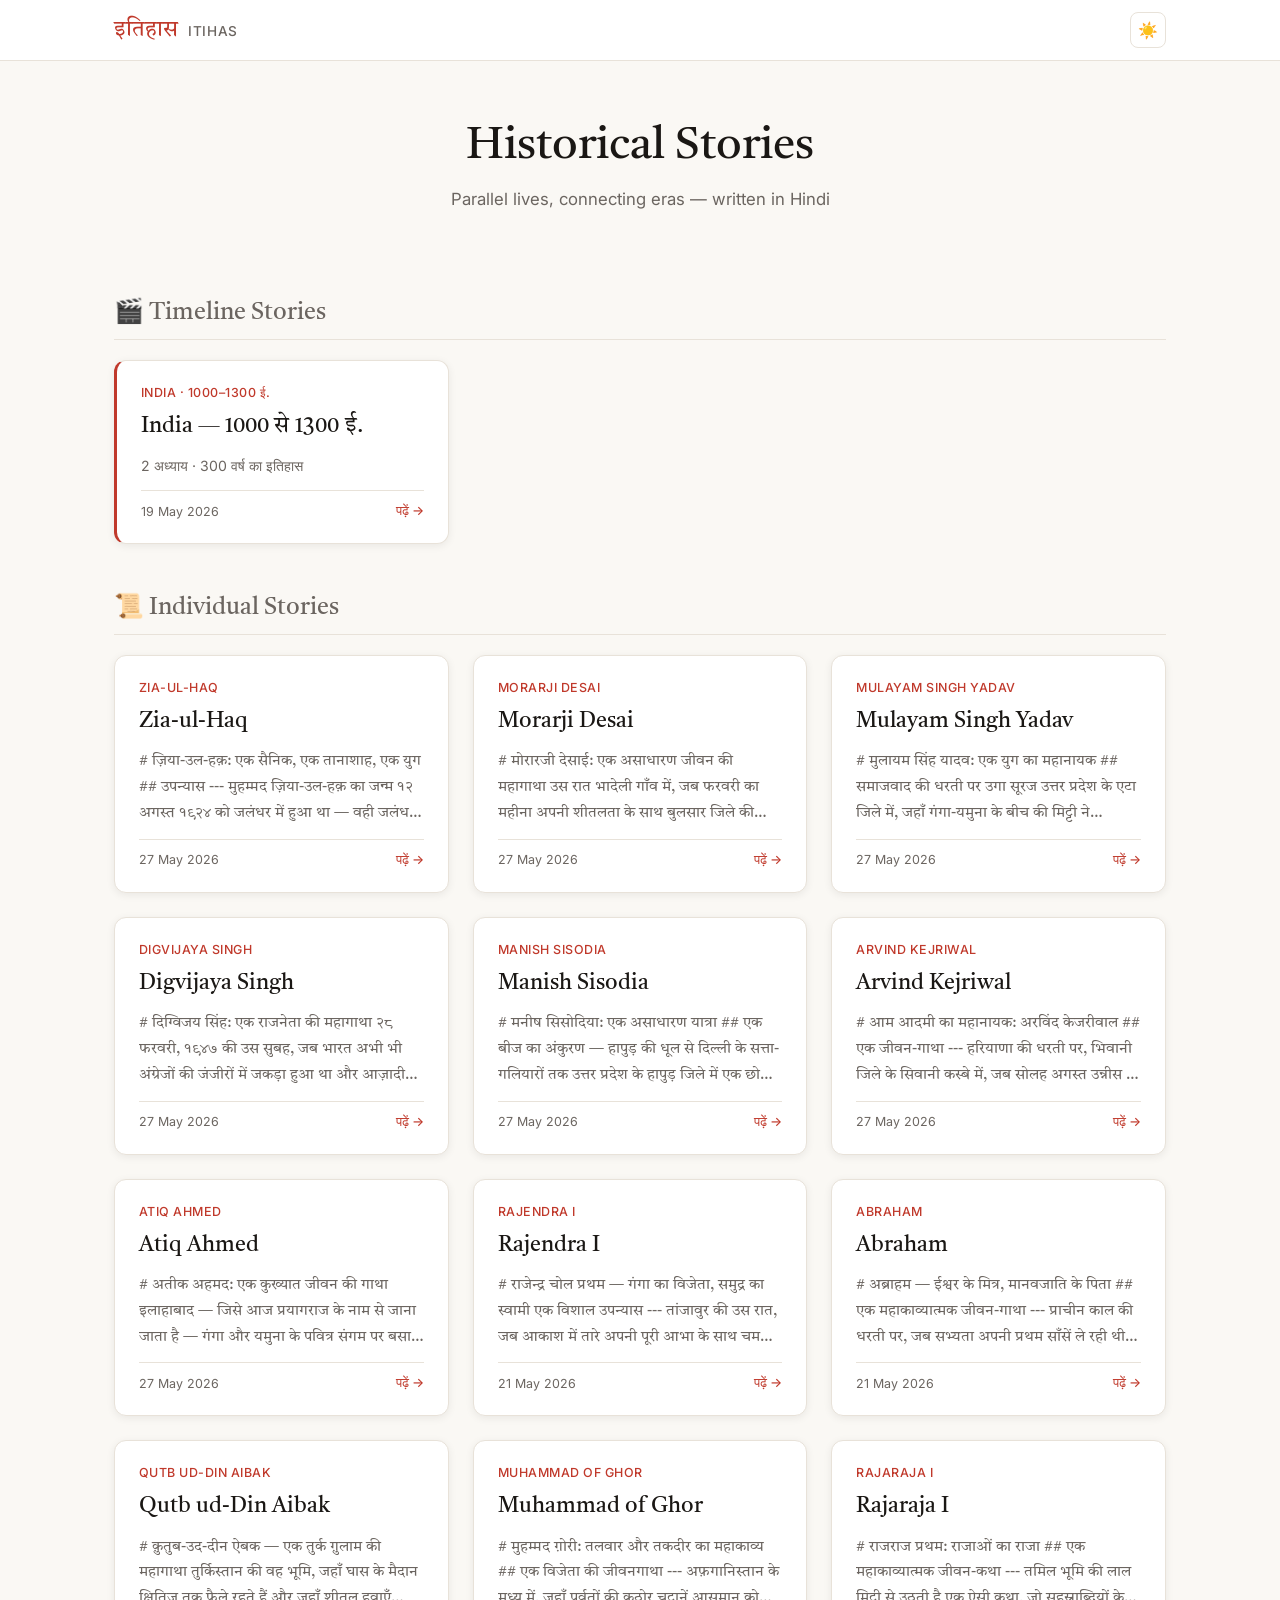
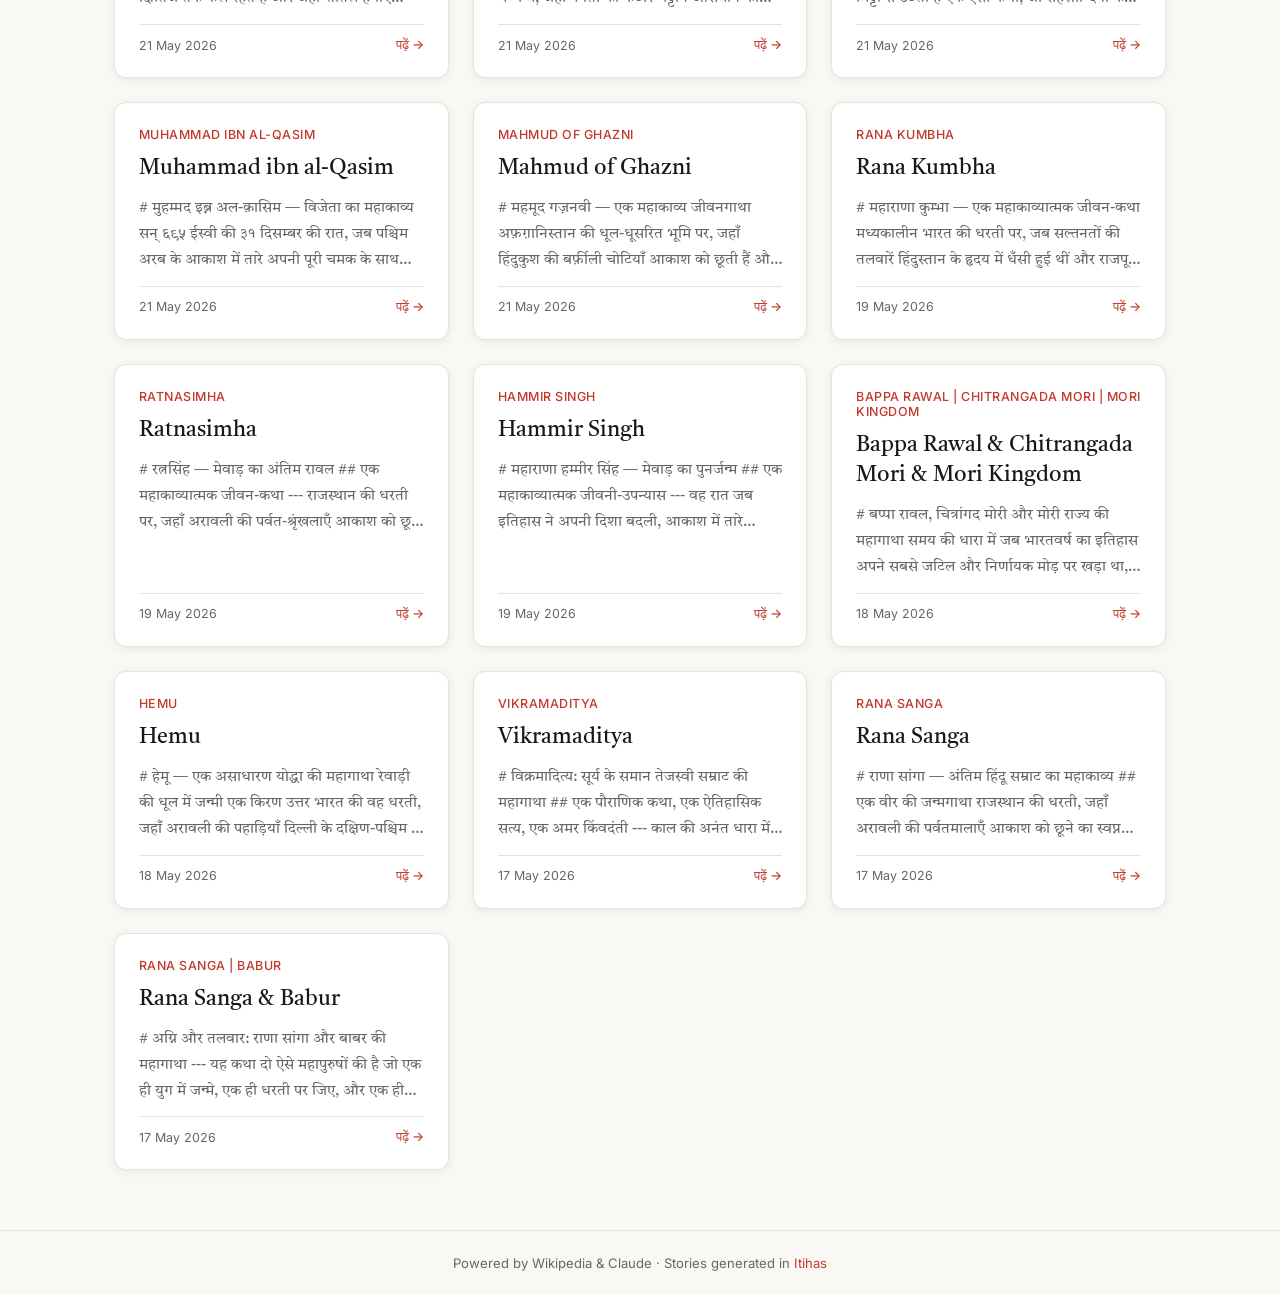
<file: index.html>
<!DOCTYPE html>
<html lang="hi">
<head>
  <meta charset="UTF-8" />
  <meta name="viewport" content="width=device-width, initial-scale=1.0" />
  <title>Itihas — इतिहास</title>
  <link rel="preconnect" href="https://fonts.googleapis.com" />
  <link rel="preconnect" href="https://fonts.gstatic.com" crossorigin />
  <link href="https://fonts.googleapis.com/css2?family=Tiro+Devanagari+Hindi:ital@0;1&family=Inter:wght@400;500;600&display=swap" rel="stylesheet" />
  <link rel="stylesheet" href="style.css" />
</head>
<body>
  <header>
    <div class="header-inner">
      <div class="logo">
        <span class="logo-hi">इतिहास</span>
        <span class="logo-en">Itihas</span>
      </div>
      <button class="theme-toggle" id="themeToggle" aria-label="Toggle dark mode">☀️</button>
    </div>
  </header>

  <main>
    <div class="hero">
      <h1>Historical Stories</h1>
      <p class="hero-sub">Parallel lives, connecting eras — written in Hindi</p>
    </div>

    <div id="loading" class="loading">
      <div class="spinner"></div>
      <p>Loading stories…</p>
    </div>

    <div id="error" class="error-msg hidden">
      <p>Could not load stories. Please try again later.</p>
    </div>

    <section id="timeline-section" class="hidden">
      <h2 class="section-heading">🎬 Timeline Stories</h2>
      <div id="timeline-grid" class="cards-grid"></div>
    </section>

    <section id="individual-section" class="hidden">
      <h2 class="section-heading">📜 Individual Stories</h2>
      <div id="grid" class="cards-grid"></div>
    </section>
  </main>

  <footer>
    <p>Powered by Wikipedia &amp; Claude · Stories generated in <a href="https://github.com/abhishek-panwar" target="_blank">Itihas</a></p>
  </footer>

  <script src="app.js"></script>
</body>
</html>
</file>
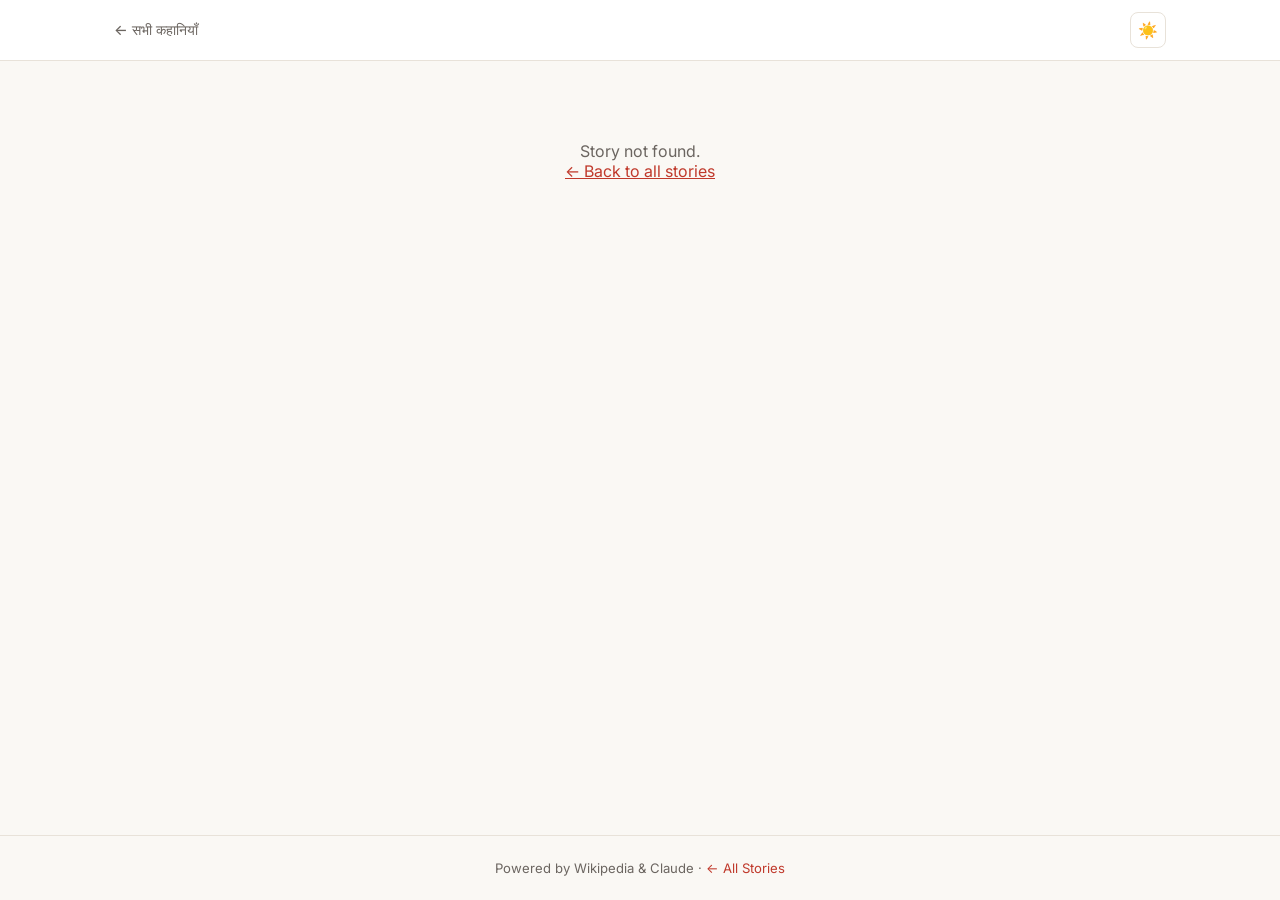
<file: story.html>
<!DOCTYPE html>
<html lang="hi">
<head>
  <meta charset="UTF-8" />
  <meta name="viewport" content="width=device-width, initial-scale=1.0" />
  <title>Itihas — इतिहास</title>
  <link rel="preconnect" href="https://fonts.googleapis.com" />
  <link rel="preconnect" href="https://fonts.gstatic.com" crossorigin />
  <link href="https://fonts.googleapis.com/css2?family=Tiro+Devanagari+Hindi:ital@0;1&family=Inter:wght@400;500;600&display=swap" rel="stylesheet" />
  <link rel="stylesheet" href="style.css" />
</head>
<body>
  <header>
    <div class="header-inner">
      <div class="logo">
        <a href="index.html" class="back-link">← सभी कहानियाँ</a>
      </div>
      <button class="theme-toggle" id="themeToggle" aria-label="Toggle dark mode">☀️</button>
    </div>
  </header>

  <main>
    <div id="loading" class="loading">
      <div class="spinner"></div>
      <p>Loading story…</p>
    </div>

    <div id="error" class="error-msg hidden">
      <p>Story not found.</p>
      <a href="index.html">← Back to all stories</a>
    </div>

    <article id="story" class="story-article hidden">
      <header class="story-header">
        <h1 id="storyTitle"></h1>
        <div class="story-meta">
          <span id="storyWiki"></span>
          <span id="storyDate"></span>
        </div>
      </header>

      <!-- Chapter nav — only rendered for timeline stories -->
      <nav id="chapterNav" class="chapter-nav hidden"></nav>

      <div id="storyBody" class="story-body"></div>
    </article>
  </main>

  <footer>
    <p>Powered by Wikipedia &amp; Claude · <a href="index.html">← All Stories</a></p>
  </footer>

  <script src="app.js"></script>
</body>
</html>
</file>
<file: style.css>
:root {
  --bg: #faf8f4;
  --surface: #ffffff;
  --border: #e8e2d9;
  --text: #1a1714;
  --text-muted: #6b6560;
  --accent: #c0392b;
  --accent-hover: #a93226;
  --card-shadow: 0 2px 8px rgba(0,0,0,0.07);
  --card-shadow-hover: 0 6px 20px rgba(0,0,0,0.12);
  --radius: 12px;
  --font-body: 'Tiro Devanagari Hindi', serif;
  --font-ui: 'Inter', sans-serif;
}

[data-theme="dark"] {
  --bg: #161310;
  --surface: #1f1b17;
  --border: #2e2820;
  --text: #f0ebe3;
  --text-muted: #9e978e;
  --accent: #e05040;
  --card-shadow: 0 2px 8px rgba(0,0,0,0.3);
  --card-shadow-hover: 0 6px 20px rgba(0,0,0,0.5);
}

*, *::before, *::after { box-sizing: border-box; margin: 0; padding: 0; }

html { font-size: 16px; scroll-behavior: smooth; }

body {
  background: var(--bg);
  color: var(--text);
  font-family: var(--font-ui);
  min-height: 100vh;
  display: flex;
  flex-direction: column;
  transition: background 0.2s, color 0.2s;
}

/* ── Header ── */
header {
  position: sticky;
  top: 0;
  z-index: 100;
  background: var(--surface);
  border-bottom: 1px solid var(--border);
  backdrop-filter: blur(8px);
}

.header-inner {
  max-width: 1100px;
  margin: 0 auto;
  padding: 0 24px;
  height: 60px;
  display: flex;
  align-items: center;
  justify-content: space-between;
}

.logo {
  display: flex;
  align-items: baseline;
  gap: 10px;
}

.logo-hi {
  font-family: var(--font-body);
  font-size: 1.4rem;
  font-weight: 400;
  color: var(--accent);
}

.logo-en {
  font-size: 0.85rem;
  font-weight: 500;
  color: var(--text-muted);
  letter-spacing: 0.05em;
  text-transform: uppercase;
}

.back-link {
  font-family: var(--font-ui);
  font-size: 0.9rem;
  color: var(--text-muted);
  text-decoration: none;
  font-weight: 500;
}

.back-link:hover { color: var(--accent); }

.theme-toggle {
  background: none;
  border: 1px solid var(--border);
  border-radius: 8px;
  width: 36px;
  height: 36px;
  cursor: pointer;
  font-size: 1rem;
  display: flex;
  align-items: center;
  justify-content: center;
  transition: border-color 0.2s;
}

.theme-toggle:hover { border-color: var(--accent); }

/* ── Main ── */
main {
  flex: 1;
  max-width: 1100px;
  margin: 0 auto;
  width: 100%;
  padding: 0 24px 60px;
}

/* ── Hero ── */
.hero {
  text-align: center;
  padding: 56px 0 40px;
}

.hero h1 {
  font-family: var(--font-body);
  font-size: 2.8rem;
  font-weight: 400;
  color: var(--text);
  margin-bottom: 12px;
}

.hero-sub {
  color: var(--text-muted);
  font-size: 1.05rem;
}

/* ── Loading ── */
.loading {
  display: flex;
  flex-direction: column;
  align-items: center;
  gap: 16px;
  padding: 80px 0;
  color: var(--text-muted);
}

.spinner {
  width: 36px;
  height: 36px;
  border: 3px solid var(--border);
  border-top-color: var(--accent);
  border-radius: 50%;
  animation: spin 0.7s linear infinite;
}

@keyframes spin { to { transform: rotate(360deg); } }

.error-msg {
  text-align: center;
  padding: 80px 0;
  color: var(--text-muted);
}

.error-msg a { color: var(--accent); }

.hidden { display: none !important; }

/* ── Cards Grid ── */
.cards-grid {
  display: grid;
  grid-template-columns: repeat(auto-fill, minmax(300px, 1fr));
  gap: 24px;
}

.card {
  background: var(--surface);
  border: 1px solid var(--border);
  border-radius: var(--radius);
  padding: 24px;
  text-decoration: none;
  color: inherit;
  display: flex;
  flex-direction: column;
  gap: 12px;
  box-shadow: var(--card-shadow);
  transition: box-shadow 0.2s, transform 0.2s, border-color 0.2s;
  cursor: pointer;
}

.card:hover {
  box-shadow: var(--card-shadow-hover);
  transform: translateY(-2px);
  border-color: var(--accent);
}

.card-subject {
  font-family: var(--font-body);
  font-size: 1.35rem;
  font-weight: 400;
  color: var(--text);
  line-height: 1.4;
}

.card-wiki {
  font-size: 0.78rem;
  font-weight: 500;
  color: var(--accent);
  text-transform: uppercase;
  letter-spacing: 0.04em;
}

.card-teaser {
  font-family: var(--font-body);
  font-size: 0.95rem;
  color: var(--text-muted);
  line-height: 1.7;
  display: -webkit-box;
  -webkit-line-clamp: 3;
  -webkit-box-orient: vertical;
  overflow: hidden;
}

.card-footer {
  display: flex;
  justify-content: space-between;
  align-items: center;
  margin-top: auto;
  padding-top: 12px;
  border-top: 1px solid var(--border);
}

.card-date {
  font-size: 0.78rem;
  color: var(--text-muted);
}

.card-read {
  font-size: 0.8rem;
  font-weight: 500;
  color: var(--accent);
}

/* ── Story Article ── */
.story-article {
  max-width: 720px;
  margin: 0 auto;
  padding-top: 48px;
}

.story-header {
  margin-bottom: 40px;
  padding-bottom: 28px;
  border-bottom: 2px solid var(--border);
}

.story-header h1 {
  font-family: var(--font-body);
  font-size: 2.4rem;
  font-weight: 400;
  line-height: 1.3;
  margin-bottom: 16px;
}

.story-meta {
  display: flex;
  gap: 20px;
  font-size: 0.85rem;
  color: var(--text-muted);
}

.story-meta span::before {
  margin-right: 6px;
}

.story-body {
  font-family: var(--font-body);
  font-size: 1.15rem;
  line-height: 1.9;
  color: var(--text);
}

.story-body p {
  margin-bottom: 1.4em;
}

.story-body h2,
.story-body h3 {
  font-family: var(--font-body);
  font-weight: 400;
  margin: 2em 0 0.6em;
  color: var(--text);
}

.story-body h2 { font-size: 1.5rem; }
.story-body h3 { font-size: 1.2rem; color: var(--text-muted); }

/* ── Footer ── */
footer {
  text-align: center;
  padding: 24px;
  font-size: 0.82rem;
  color: var(--text-muted);
  border-top: 1px solid var(--border);
}

footer a { color: var(--accent); text-decoration: none; }
footer a:hover { text-decoration: underline; }

/* ── Section headings ── */
.section-heading {
  font-family: var(--font-body);
  font-size: 1.5rem;
  font-weight: 400;
  color: var(--text-muted);
  margin: 48px 0 20px;
  padding-bottom: 10px;
  border-bottom: 1px solid var(--border);
}

/* ── Timeline card accent ── */
.card-timeline {
  border-left: 3px solid var(--accent);
}

.timeline-meta {
  font-family: var(--font-ui);
  font-size: 0.88rem;
  color: var(--text-muted);
}

/* ── Chapter nav ── */
.chapter-nav {
  display: flex;
  flex-wrap: wrap;
  gap: 8px;
  margin-bottom: 36px;
  padding: 16px 0;
  border-bottom: 1px solid var(--border);
}

.chapter-pill {
  background: var(--surface);
  border: 1px solid var(--border);
  border-radius: 20px;
  padding: 6px 14px;
  font-family: var(--font-ui);
  font-size: 0.82rem;
  font-weight: 500;
  color: var(--text-muted);
  cursor: pointer;
  transition: background 0.15s, border-color 0.15s, color 0.15s;
  white-space: nowrap;
}

.chapter-pill:hover {
  border-color: var(--accent);
  color: var(--accent);
}

.chapter-pill.active {
  background: var(--accent);
  border-color: var(--accent);
  color: #fff;
}

/* ── Responsive ── */
@media (max-width: 600px) {
  .hero h1 { font-size: 2rem; }
  .story-header h1 { font-size: 1.8rem; }
  .story-body { font-size: 1.05rem; }
  .cards-grid { grid-template-columns: 1fr; }
  .chapter-nav { gap: 6px; }
  .chapter-pill { font-size: 0.78rem; padding: 5px 11px; }
}
</file>
